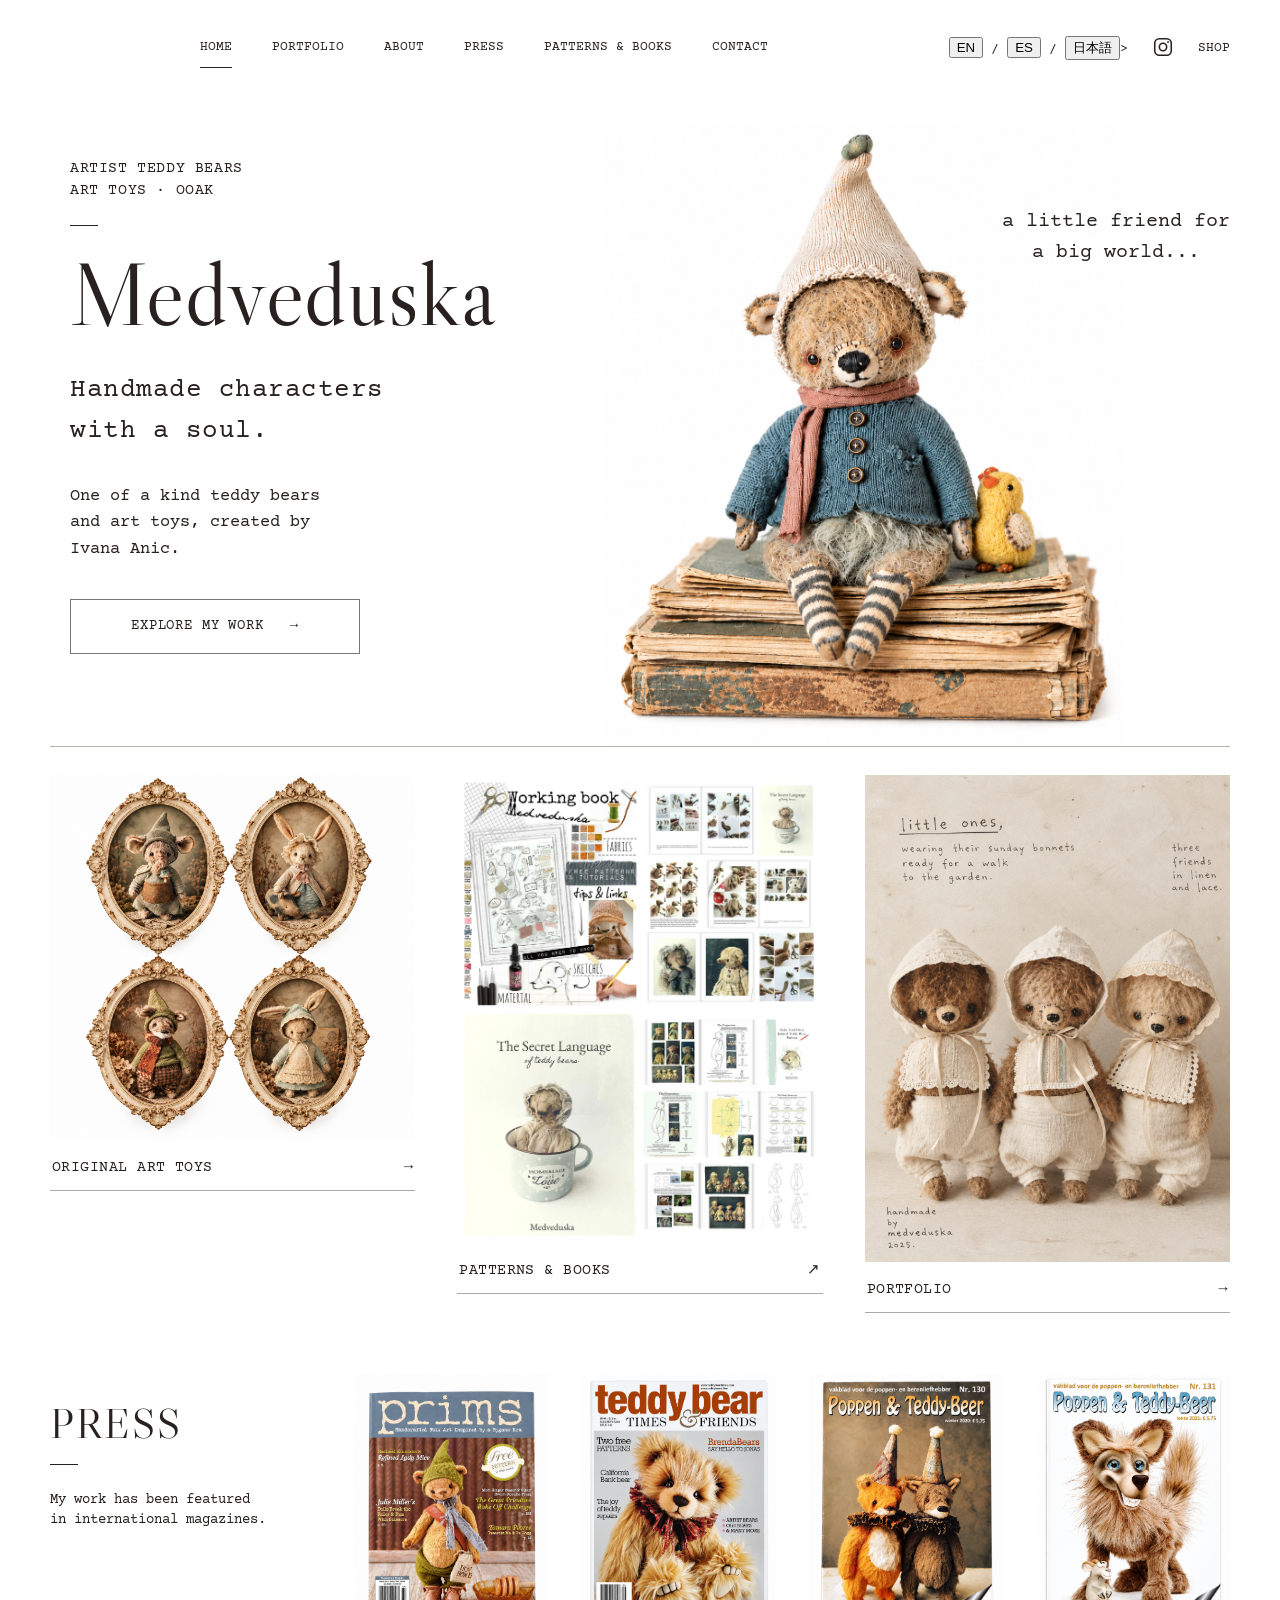
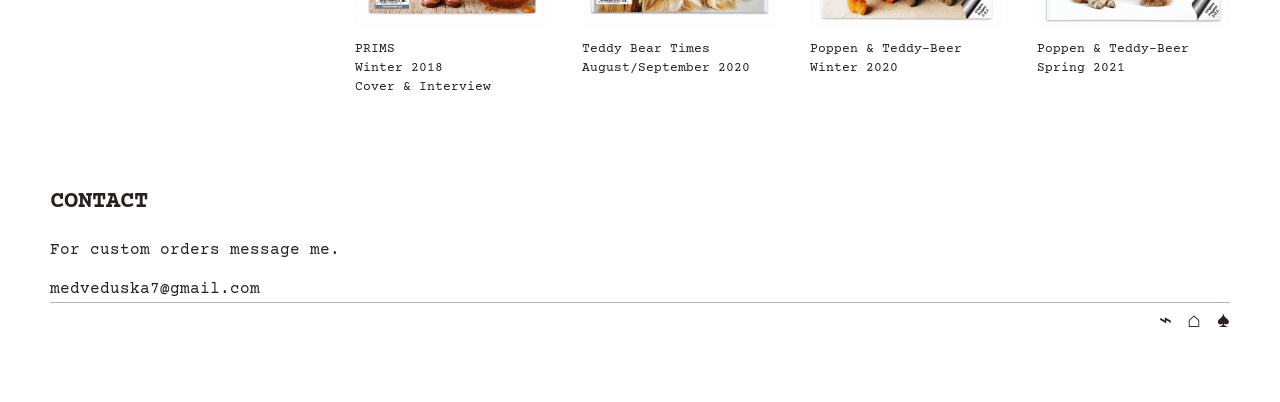
<file: index.html>
<!doctype html>
<html lang="en">
<head>
  <meta charset="utf-8" />
  <meta name="viewport" content="width=device-width, initial-scale=1" />
  <meta name="description" content="Medveduska — handmade characters with a soul." />
  <title>Medveduska — Artist Teddy Bears</title>
  <link rel="preconnect" href="https://fonts.googleapis.com">
  <link rel="preconnect" href="https://fonts.gstatic.com" crossorigin>
  <link href="https://fonts.googleapis.com/css2?family=Courier+Prime:wght@400;700&family=Libre+Caslon+Display&display=swap" rel="stylesheet">
  <link rel="stylesheet" href="styles.css" />
</head>
<body>
  <header class="site-header shell">
    <a class="brand-mobile" href="#home">MEDVEDUSKA</a>
    <button class="menu-button" aria-expanded="false" aria-controls="main-nav">MENU</button>
    <nav id="main-nav" class="nav" aria-label="Main navigation">
      <a class="active" href="#home">HOME</a><a href="#portfolio">PORTFOLIO</a><a href="about.html">ABOUT</a><a href="#press">PRESS</a><a href="#patterns">PATTERNS &amp; BOOKS</a><a href="#contact">CONTACT</a>
    </nav>
    <div class="header-tools"><span><button id="btn-en" type="button">EN</button> / <button id="btn-es" type="button">ES</button> / <button id="btn-ja" type="button">日本語</button>></span><a class="instagram" href="https://www.instagram.com/medveduska/" target="_blank" rel="noopener"><svg width="22" height="22" viewBox="0 0 24 24" fill="none" stroke="currentColor" stroke-width="1.7"><rect x="3" y="3" width="18" height="18" rx="5"/><circle cx="12" cy="12" r="4"/><circle cx="17.5" cy="6.5" r="1" fill="currentColor" stroke="none"/></svg></a>
<a class="shop-link" href="https://www.etsy.com/es/shop/Medveduska" target="_blank" rel="noopener">SHOP</a></div>
  </header>

  <main id="home">
    <section class="hero shell">
      <div class="hero-copy">
        <p class="eyebrow">ARTIST TEDDY BEARS<br>ART TOYS · OOAK</p>
        <span class="tiny-rule"></span>
        <h1>Medveduska</h1>
        <h2 id="hero-title">Handmade characters<br>with a soul.</h2>
<p class="intro" id="hero-intro">One of a kind teddy bears<br>and art toys, created by<br>Ivana Anic.</p>
<a class="outline-button" id="explore-button" href="#portfolio">EXPLORE MY WORK <span>→</span></a>
      </div>
      <div class="hero-art">
        <img src="hero-bear.png" alt="Handmade teddy bear and a small yellow chick sitting on a complete stack of vintage books" />
       <div class="hero-note"><p>a little friend for<br>a big world...</p></div>
      </div>
    </section>

    <section id="portfolio" class="feature-grid shell" aria-label="Featured collections">
      <a class="feature-card" href="art-toys.html"><img src="original-art-toys.png" alt="Original Art Toys"><span>ORIGINAL ART TOYS <b>→</b></span></a>
      <a id="patterns" class="feature-card" href="patterns-books.html"><img src="bear%20book.webp" alt="Handmade bear patterns and books"><span>PATTERNS &amp; BOOKS <b>↗</b></span></a>
      
<a class="feature-card" href="portfolio.html"><img src="Tres amigos de lino y encaje.png" alt="Three handmade teddy bears in linen and lace"><span>PORTFOLIO <b>→</b></span></a>
</section>
    <section id="press" class="press shell">
      <div class="press-copy">
        <h2>PRESS</h2><span class="tiny-rule"></span>
        <p id="press-description">My work has been featured<br>in international magazines.</p>
      
      </div>
      <div class="press-grid">
        <article><img src="Portada prims_ arte folk y miel.png" alt="Prims magazine cover"><p>PRIMS<br>Winter 2018<br>Cover &amp; Interview</p></article>
        <article><img src="Portada de revista con oso de peluche artesano.png" alt="Teddy Bear Times magazine cover"><p>Teddy Bear Times<br>August/September 2020</p></article>
        <article><img src="Portada vintage de Poppen & Teddy-Beer.png" alt="Poppen and Teddy-Beer magazine cover"><p>Poppen &amp; Teddy-Beer<br>Winter 2020</p></article>
        <article><img src="Portada Poppen & Teddy-Beer con compañeros de peluche.png" alt="Poppen and Teddy-Beer magazine cover"><p>Poppen &amp; Teddy-Beer<br>Spring 2021</p></article>
      </div>
    </section>

    <section id="about" class="sr-only">About Medveduska</section>
    <section id="contact" class="contact shell">
  <h2>CONTACT</h2>
  <p>For custom orders message me.</p>
  <a href="mailto:medveduska7@gmail.com">medveduska7@gmail.com</a>
</section>
  </main>

  <footer class="shell footer-line" aria-hidden="true"><span>⌁</span><span>⌂</span><span>♠</span></footer>
  <script src="script.js"></script>
</body>
</html>
</file>
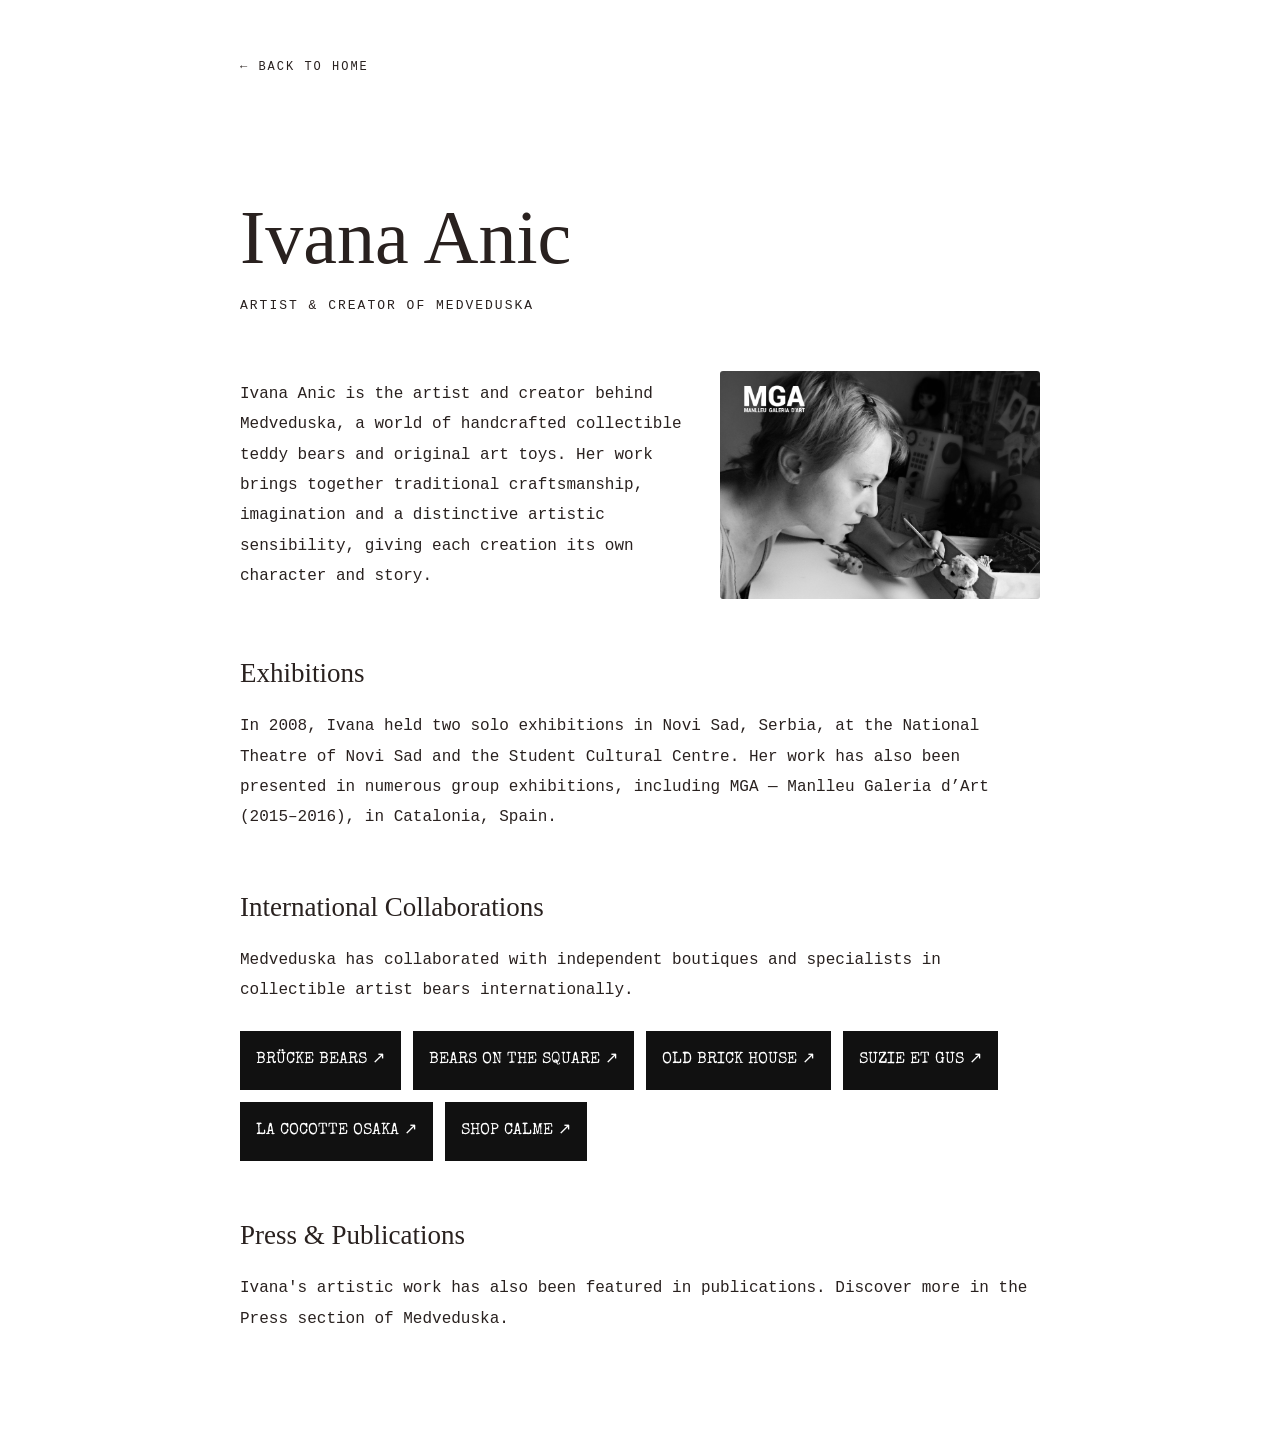
<file: about.html>
<!DOCTYPE html>
<html lang="en">
<head>
  <meta charset="UTF-8">
  <meta name="viewport" content="width=device-width, initial-scale=1">
  <title>About Ivana Anic | Medveduska</title>
  <link rel="stylesheet" href="styles.css">
<link href="https://fonts.googleapis.com/css2?family=Special+Elite&display=swap" rel="stylesheet">
  <style>
    .about-page {
      max-width: 850px;
      margin: 0 auto;
      padding: 55px 25px 100px;
    }

    .about-back {
      display: inline-block;
      margin-bottom: 55px;
      color: inherit;
      text-decoration: none;
      font-size: 12px;
      letter-spacing: 2px;
    }

    .about-page h1 {
      font-family: Georgia, serif;
      font-size: clamp(42px, 7vw, 76px);
      font-weight: normal;
      margin-bottom: 5px;
    }

    .about-subtitle {
      font-size: 13px;
      letter-spacing: 2px;
      text-transform: uppercase;
      margin-bottom: 55px;
    }

    .about-page h2 {
      font-family: Georgia, serif;
      font-size: 27px;
      font-weight: normal;
      margin-top: 55px;
      margin-bottom: 18px;
    }

    .about-page p {
      font-size: 16px;
      line-height: 1.9;
      margin-bottom: 20px;
    }

    .about-links {
      line-height: 2.2;
    }

    .about-links a,
    .press-link {
      color: inherit;
      text-underline-offset: 4px;
    }
 .about-intro {
  display: flex;
  align-items: center;
  gap: 35px;
  margin-top: 30px;
}

.about-intro-text {
  flex: 1;
}

.about-intro-text p {
  margin: 0;
}

.about-intro-photo {
  width: 42%;
  max-width: 320px;
  height: auto;
  border-radius: 3px;
}

@media (max-width: 650px) {
  .about-intro {
    flex-direction: column-reverse;
    align-items: stretch;
    gap: 20px;
  }

  .about-intro-photo {
    width: 100%;
    max-width: 320px;
    align-self: center;
  }
  }
 </style>
</head>

<body>
  <main class="about-page">

    <a class="about-back" href="index.html">← BACK TO HOME</a>

    <h1>Ivana Anic</h1>
    <div class="about-subtitle">Artist & Creator of Medveduska</div>
<div class="about-intro">
  <div class="about-intro-text">
    <p>
      Ivana Anic is the artist and creator behind Medveduska,
      a world of handcrafted collectible teddy bears and original
      art toys. Her work brings together traditional craftsmanship,
      imagination and a distinctive artistic sensibility, giving
      each creation its own character and story.
    </p>
  </div>

  <img
    src="ivana-anic.png"
    alt="Ivana Anic creating a teddy bear in her studio"
    class="about-intro-photo"
  >
</div>

    <h2>Exhibitions</h2>

    <p>
      In 2008, Ivana held two solo exhibitions in Novi Sad, Serbia,
      at the National Theatre of Novi Sad and the Student Cultural Centre.
      Her work has also been presented in numerous group exhibitions,
      including MGA — Manlleu Galeria d'Art (2015–2016),
      in Catalonia, Spain.
    </p>

    <h2>International Collaborations</h2>

    <p>
      Medveduska has collaborated with independent boutiques
      and specialists in collectible artist bears internationally.
    </p>

    <div class="about-links" style="display:flex; flex-wrap:wrap; gap:12px; margin-top:25px;">

  <a href="https://www.instagram.com/brucke_bears/" target="_blank" rel="noopener noreferrer" style="background:#111;color:#fff;padding:12px 16px;font-family:'Special Elite',monospace;text-decoration:none;">BRÜCKE BEARS ↗</a>

  <a href="https://www.instagram.com/bears_on_the_square/" target="_blank" rel="noopener noreferrer" style="background:#111;color:#fff;padding:12px 16px;font-family:'Special Elite',monospace;text-decoration:none;">BEARS ON THE SQUARE ↗</a>

  <a href="https://www.instagram.com/oldbrickhouse/" target="_blank" rel="noopener noreferrer" style="background:#111;color:#fff;padding:12px 16px;font-family:'Special Elite',monospace;text-decoration:none;">OLD BRICK HOUSE ↗</a>

  <a href="https://www.instagram.com/suzieetgus/" target="_blank" rel="noopener noreferrer" style="background:#111;color:#fff;padding:12px 16px;font-family:'Special Elite',monospace;text-decoration:none;">SUZIE ET GUS ↗</a>

  <a href="https://www.instagram.com/lacocotte.osaka/" target="_blank" rel="noopener noreferrer" style="background:#111;color:#fff;padding:12px 16px;font-family:'Special Elite',monospace;text-decoration:none;">LA COCOTTE OSAKA ↗</a>

  <a href="https://www.instagram.com/shop.calme/" target="_blank" rel="noopener noreferrer" style="background:#111;color:#fff;padding:12px 16px;font-family:'Special Elite',monospace;text-decoration:none;">SHOP CALME ↗</a>

</div>

    <h2>Press & Publications</h2>

    <p>
      Ivana's artistic work has also been featured in publications.
      Discover more in the Press section of Medveduska.
    </p>

  </main>
<script>
  const aboutTranslations = {
    en: {
      subtitle: 'Artist & Creator of Medveduska',
      bio: 'Ivana Anic is the artist and creator behind Medveduska, a world of handcrafted collectible teddy bears and original art toys. Her work brings together traditional craftsmanship, imagination and a distinctive artistic sensibility, giving each creation its own character and story.',
      exhibitions: 'Exhibitions',
      exhibitionsText: 'In 2008, Ivana held two solo exhibitions in Novi Sad, Serbia, at the National Theatre of Novi Sad and the Student Cultural Centre. Her work has also been presented in numerous group exhibitions, including MGA — Manlleu Galeria d’Art (2015–2016), in Catalonia, Spain.',
      collaborations: 'International Collaborations',
      collaborationsText: 'Medveduska has collaborated with independent boutiques and specialists in collectible artist bears internationally.',
      press: 'Press & Publications',
      pressText: "Ivana's artistic work has also been featured in publications. Discover more in the Press section of Medveduska."
    },
    es: {
      subtitle: 'Artista y creadora de Medveduska',
      bio: 'Ivana Anic es la artista y creadora de Medveduska, un universo de ositos de autor y art toys originales, elaborados a mano. Su trabajo une la artesanía tradicional, la imaginación y una sensibilidad artística propia, dando a cada creación su carácter y su historia.',
      exhibitions: 'Exposiciones',
      exhibitionsText: 'En 2008, Ivana realizó dos exposiciones individuales en Novi Sad, Serbia, en el Teatro Nacional de Novi Sad y el Centro Cultural de Estudiantes. También ha participado en numerosas exposiciones colectivas, entre ellas MGA — Manlleu Galeria d’Art (2015–2016), en Cataluña, España.',
      collaborations: 'Colaboraciones internacionales',
      collaborationsText: 'Medveduska ha colaborado internacionalmente con tiendas independientes y especialistas en ositos de autor y de colección.',
      press: 'Prensa y publicaciones',
      pressText: 'El trabajo artístico de Ivana también ha aparecido en diversas publicaciones. Descubre más en la sección PRESS de Medveduska.'
    },
    ja: {
      subtitle: 'アーティスト・Medveduska 創設者',
      bio: 'Ivana Anic は、手作りのコレクターズテディベアやオリジナルアートトイを制作する Medveduska のアーティストです。伝統的な手仕事と想像力、独自の芸術的感性を融合させ、一つひとつの作品に個性と物語を吹き込んでいます。',
      exhibitions: '展覧会',
      exhibitionsText: '2008年、セルビアのノヴィ・サドにあるセルビア国立劇場および学生文化センターで、2回の個展を開催しました。また、スペイン・カタルーニャ州の MGA — Manlleu Galeria d’Art（2015〜2016年）をはじめ、数多くのグループ展にも参加しています。',
      collaborations: '国際的なコラボレーション',
      collaborationsText: 'Medveduska は、世界各地の独立系ショップやアーティストベアの専門店と協力してきました。',
      press: 'メディア掲載・出版物',
      pressText: 'Ivana の作品はさまざまな出版物でも紹介されています。詳しくは Medveduska の PRESS セクションをご覧ください。'
    }
  };

  const selectedLanguage = localStorage.getItem('medveduska-language') || 'en';
  const t = aboutTranslations[selectedLanguage] || aboutTranslations.en;

  document.documentElement.lang = selectedLanguage;

  document.querySelector('.about-subtitle').textContent = t.subtitle;
  document.querySelector('.about-intro-text p').textContent = t.bio;

  const headings = document.querySelectorAll('.about-page h2');
  const paragraphs = document.querySelectorAll('.about-page > p');

  headings[0].textContent = t.exhibitions;
  headings[1].textContent = t.collaborations;
  headings[2].textContent = t.press;

  paragraphs[0].textContent = t.exhibitionsText;
  paragraphs[1].textContent = t.collaborationsText;
  paragraphs[2].textContent = t.pressText;
</script>
</body>
</html>
</file>
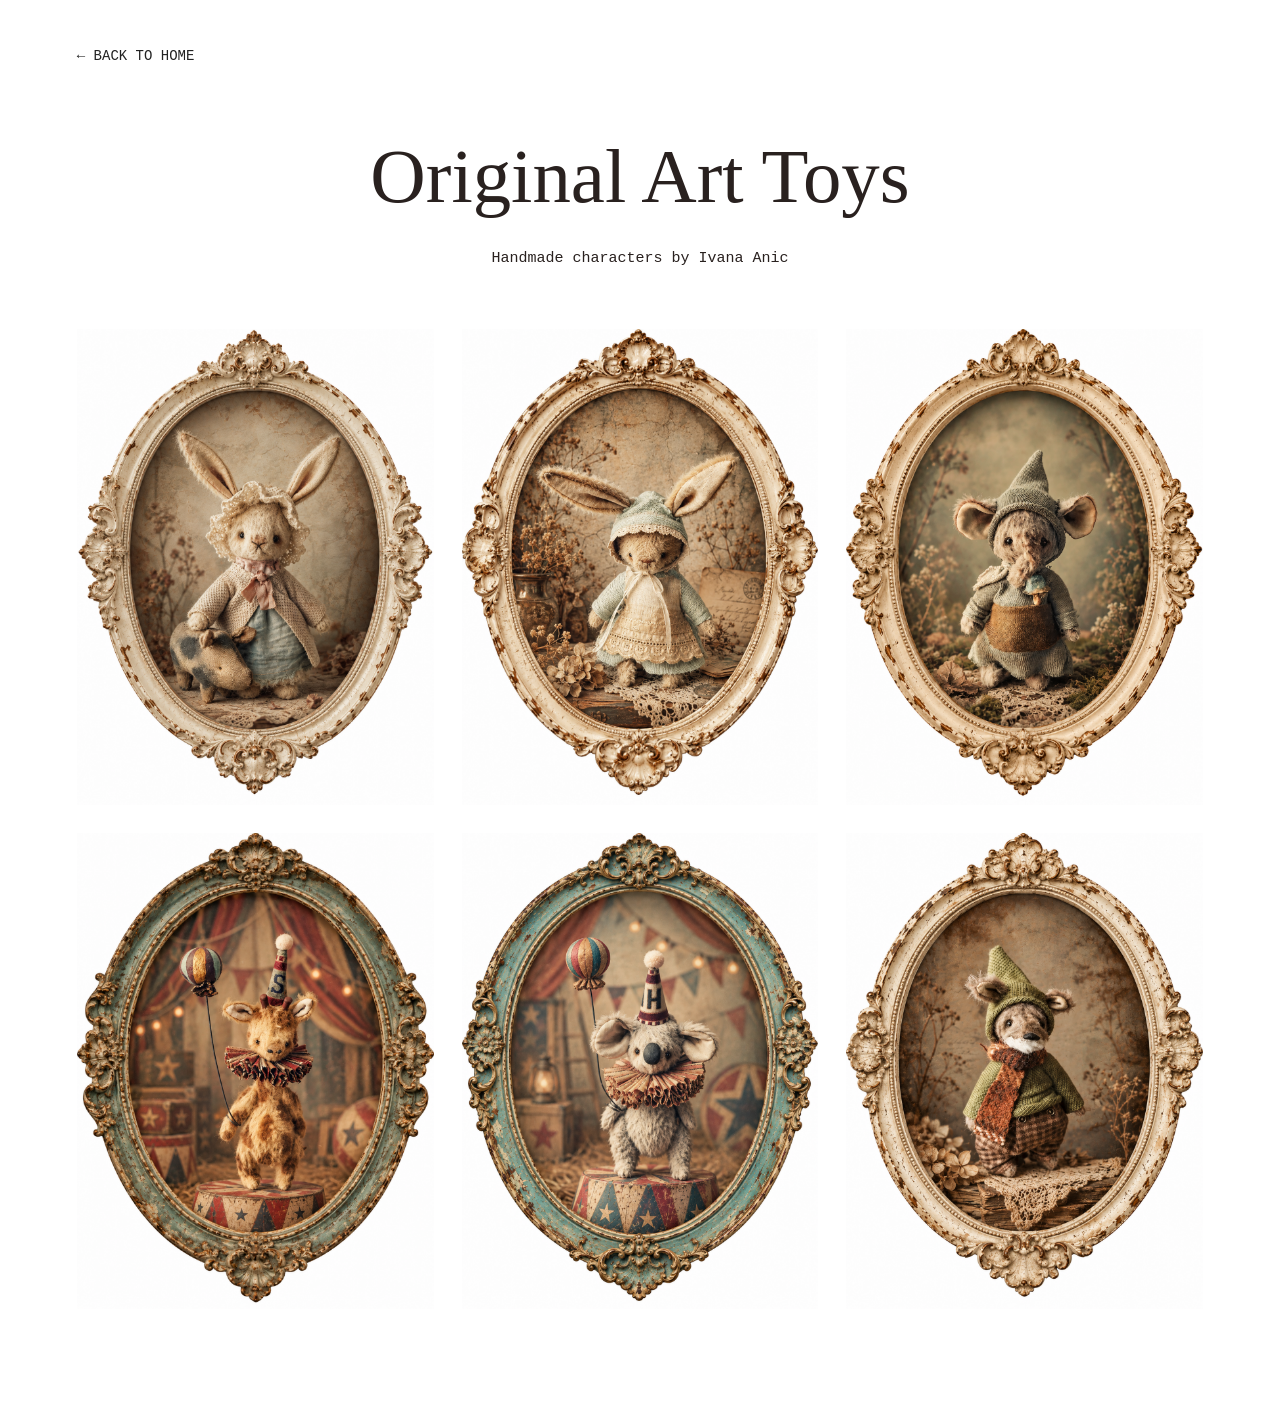
<file: art-toys.html>
<!DOCTYPE html>
<html lang="en">
<head>
  <meta charset="UTF-8">
  <meta name="viewport" content="width=device-width, initial-scale=1.0">
  <title>Original Art Toys — Medveduska</title>
  <link rel="stylesheet" href="styles.css">

  <style>
    .gallery-page {
      max-width: 1400px;
      margin: 0 auto;
      padding: 45px 6% 100px;
    }

    .gallery-back {
      display: inline-block;
      margin-bottom: 55px;
      color: #222;
      text-decoration: none;
      font-family: "Courier Prime", monospace;
      font-size: 14px;
    }

    .gallery-title {
      text-align: center;
      margin-bottom: 60px;
    }

    .gallery-title h1 {
      font-family: "Libre Caslon Display", serif;
      font-weight: normal;
      font-size: clamp(42px, 6vw, 82px);
      margin: 0 0 15px;
    }

    .gallery-title p {
      font-family: "Courier Prime", monospace;
      font-size: 15px;
    }

    .art-gallery {
      display: grid;
      grid-template-columns: repeat(3, 1fr);
      gap: 28px;
    }

    .art-gallery img {
      width: 100%;
      height: auto;
      display: block;
    }

    @media (max-width: 800px) {
      .art-gallery {
        grid-template-columns: repeat(2, 1fr);
      }
    }

    @media (max-width: 520px) {
      .art-gallery {
        grid-template-columns: 1fr;
      }
    }
  </style>
</head>

<body>

  <main class="gallery-page">

    <a class="gallery-back" href="index.html">← BACK TO HOME</a>

    <header class="gallery-title">
      <h1>Original Art Toys</h1>
      <p>Handmade characters by Ivana Anic</p>
    </header>

    <div class="art-gallery">
      <img src="Conejito vintage con compañero de trapo.png" alt="Conejito vintage">
<img src="Conejito vintage con marco barroco.png" alt="Conejito vintage en marco barroco">
<img src="Elefante de trapo en marco rococó.png" alt="Elefante de trapo">
<img src="Marioneta de circo vintage enmarcada.png" alt="Marioneta de circo vintage">
<img src="Ratón de circo vintage enmarcado.png" alt="Ratón de circo vintage">
<img src="Retrato vintage de zorro de fieltro.png" alt="Zorro de fieltro vintage">
    </div>

  </main>

</body>
</html>
</file>
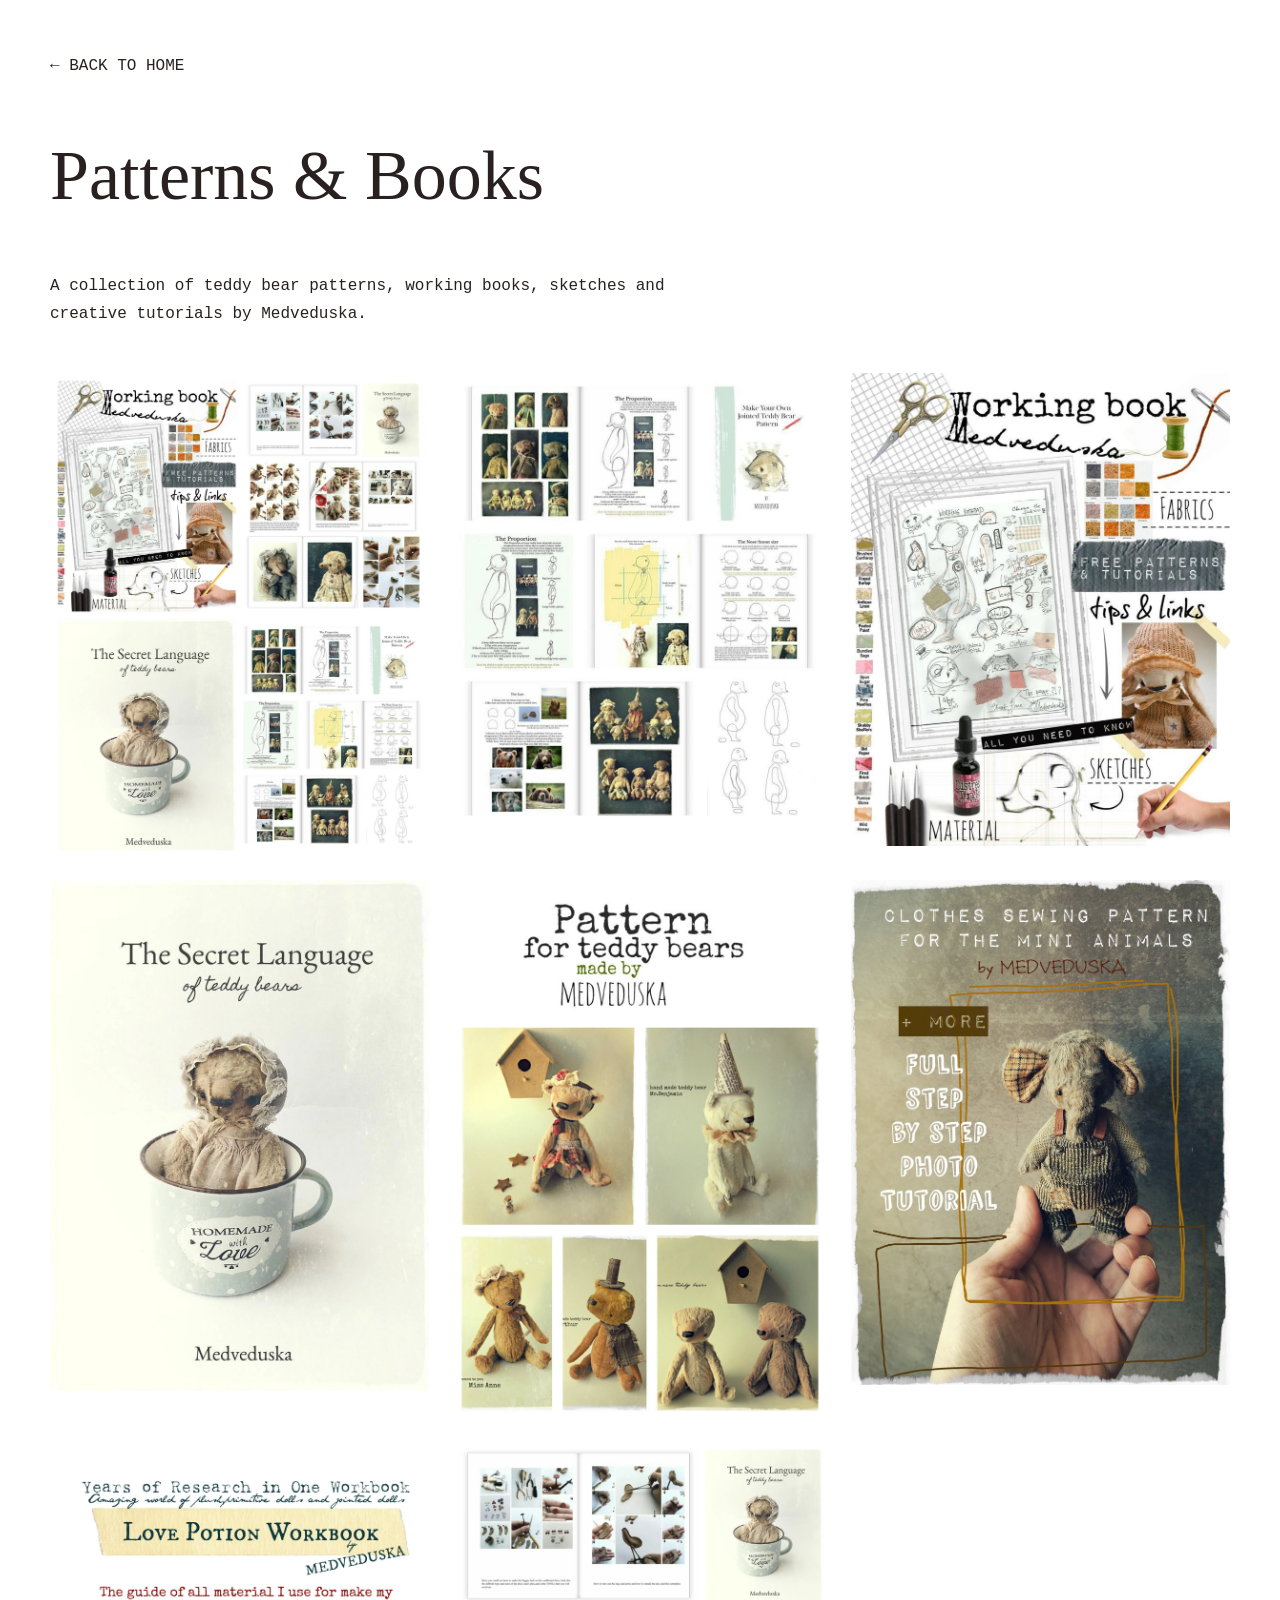
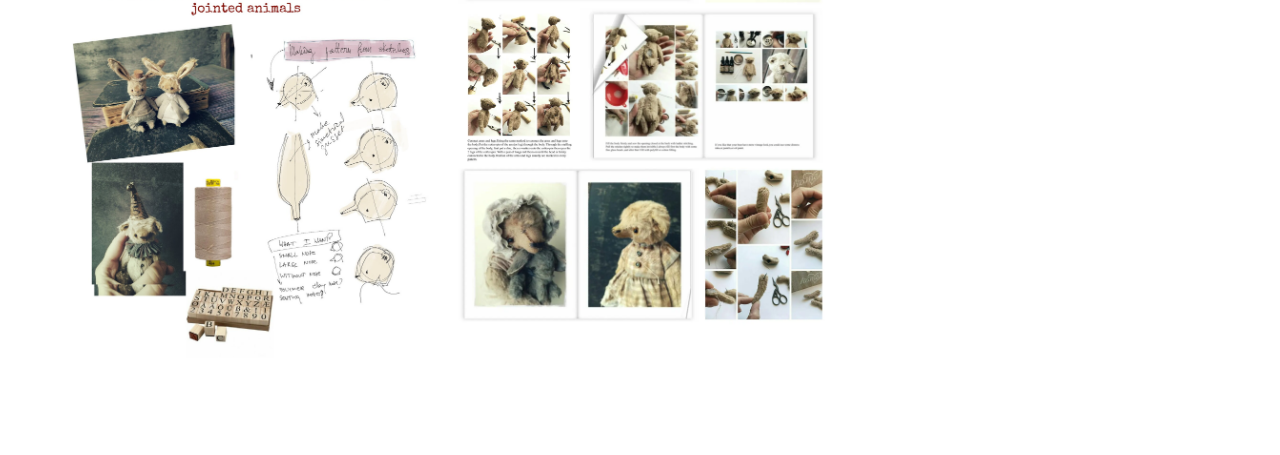
<file: patterns-books.html>
<!DOCTYPE html>
<html lang="en">
<head>
  <meta charset="UTF-8">
  <meta name="viewport" content="width=device-width, initial-scale=1">
  <title>Patterns & Books | Medveduska</title>
  <link rel="stylesheet" href="styles.css">
  <style>
    .books-page {
      padding: 55px 0 90px;
    }
    .books-page h1 {
      font-family: Georgia, serif;
      font-weight: normal;
      font-size: clamp(36px, 6vw, 70px);
    }
    .books-page p {
      max-width: 650px;
      line-height: 1.7;
    }
    .books-gallery {
      display: grid;
      grid-template-columns: repeat(3, 1fr);
      gap: 22px;
      margin-top: 45px;
    }
    .books-gallery img {
      width: 100%;
      height: auto;
      display: block;
    }
    @media (max-width: 700px) {
      .books-gallery {
        grid-template-columns: repeat(2, 1fr);
        gap: 12px;
      }
    }
  </style>
</head>
<body>
  <main class="books-page shell">
    <a href="index.html">← BACK TO HOME</a>

    <h1>Patterns & Books</h1>
    <p>
      A collection of teddy bear patterns, working books,
      sketches and creative tutorials by Medveduska.
    </p>

    <div class="books-gallery">
      <img src="bear%20book.webp" alt="Medveduska working book and teddy bear patterns">
      <img src="book.webp" alt="Teddy bear book">
   <img src="workshop%20book.webp" alt="Workshop book">
<img src="the%20secret%20language.webp" alt="The Secret Language of Teddy Bears">
<img src="old%20bear%20pattern.webp" alt="Vintage teddy bear pattern">
<img src="elefante.webp" alt="Elephant pattern">
<img src="love%20potion.jpg" alt="Love Potion">
<img src="il_1588xN.1266045738_sg4v.webp" alt="Medveduska creative work"> </div>
  </main>
<style>
  .books-gallery img {
    cursor: zoom-in;
  }

  .photo-viewer {
    display: none;
    position: fixed;
    inset: 0;
    z-index: 9999;
    background: rgba(0, 0, 0, 0.9);
    align-items: center;
    justify-content: center;
  }

  .photo-viewer.open {
    display: flex;
  }

  .photo-viewer img {
    max-width: 85vw;
    max-height: 85vh;
    object-fit: contain;
  }

  .photo-viewer button {
    position: absolute;
    border: 0;
    background: transparent;
    color: white;
    font-size: 32px;
    cursor: pointer;
  }

  .viewer-close { top: 15px; right: 20px; }
  .viewer-prev { left: 12px; }
  .viewer-next { right: 12px; }
</style>

<div class="photo-viewer" id="photo-viewer">
  <button class="viewer-close" aria-label="Close">×</button>
  <button class="viewer-prev" aria-label="Previous">‹</button>
  <img id="viewer-image" alt="Enlarged gallery photograph">
  <button class="viewer-next" aria-label="Next">›</button>
</div>

<script>
  const photos = Array.from(document.querySelectorAll('.books-gallery img'));
  const viewer = document.getElementById('photo-viewer');
  const viewerImage = document.getElementById('viewer-image');
  let currentPhoto = 0;

  function showPhoto(index) {
    currentPhoto = (index + photos.length) % photos.length;
    viewerImage.src = photos[currentPhoto].src;
    viewerImage.alt = photos[currentPhoto].alt;
    viewer.classList.add('open');
  }

  photos.forEach((photo, index) => {
    photo.addEventListener('click', () => showPhoto(index));
  });

  document.querySelector('.viewer-close').onclick = () => {
    viewer.classList.remove('open');
  };

  document.querySelector('.viewer-prev').onclick = () => {
    showPhoto(currentPhoto - 1);
  };

  document.querySelector('.viewer-next').onclick = () => {
    showPhoto(currentPhoto + 1);
  };

  viewer.addEventListener('click', event => {
    if (event.target === viewer) viewer.classList.remove('open');
  });

  document.addEventListener('keydown', event => {
    if (!viewer.classList.contains('open')) return;
    if (event.key === 'Escape') viewer.classList.remove('open');
    if (event.key === 'ArrowLeft') showPhoto(currentPhoto - 1);
    if (event.key === 'ArrowRight') showPhoto(currentPhoto + 1);
  });
</script></body>
</html>
</file>
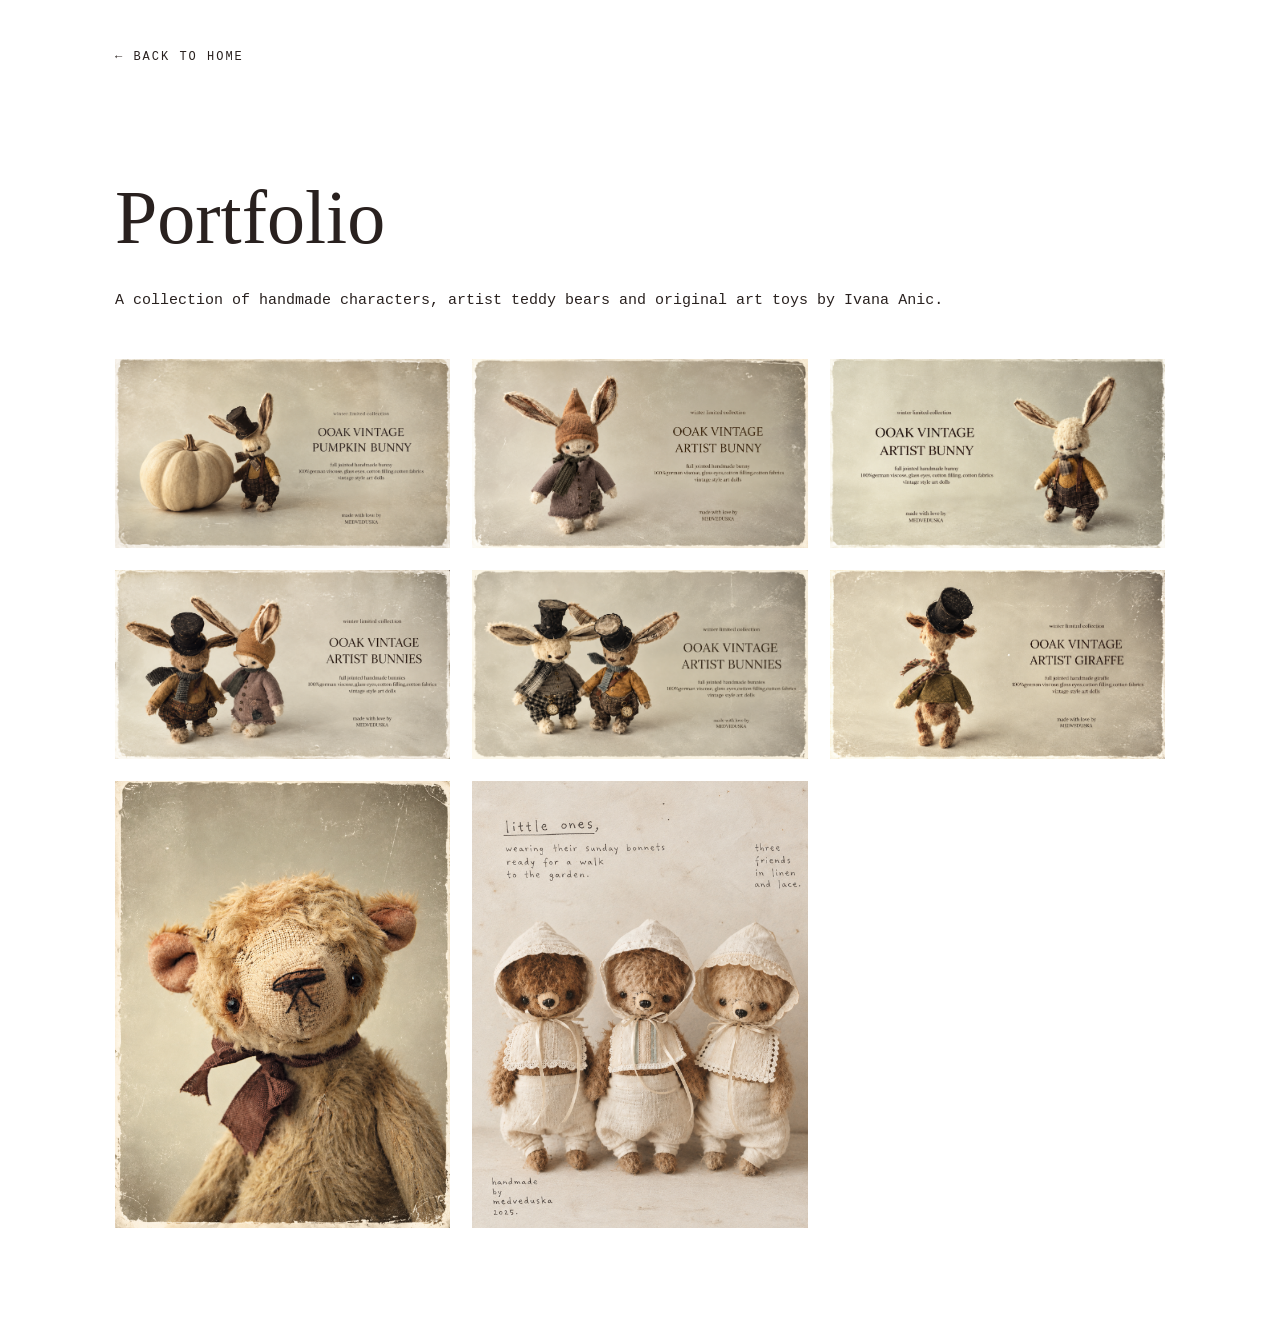
<file: portfolio.html>
<!doctype html>
<html lang="en">
<head>
  <meta charset="utf-8">
  <meta name="viewport" content="width=device-width, initial-scale=1">
  <title>Portfolio — Medveduska</title>
  <link rel="stylesheet" href="styles.css">

  <style>
    .portfolio-page {
      max-width: 1100px;
      margin: 0 auto;
      padding: 45px 25px 100px;
    }

    .portfolio-back {
      display: inline-block;
      margin-bottom: 45px;
      color: inherit;
      text-decoration: none;
      font-size: 12px;
      letter-spacing: 2px;
    }

    .portfolio-page h1 {
      font-family: Georgia, serif;
      font-size: clamp(42px, 7vw, 76px);
      font-weight: normal;
      margin-bottom: 12px;
    }

    .portfolio-intro {
      font-size: 15px;
      line-height: 1.8;
      margin-bottom: 45px;
    }

    
.portfolio-gallery {
  display: grid;
  grid-template-columns: repeat(3, 1fr);
  gap: 22px;
}

.portfolio-gallery img {
  width: 100%;
  height: auto;
  object-fit: contain;
  display: block;
  cursor: pointer;
}


    @media (max-width: 700px) {
      .portfolio-gallery {
        grid-template-columns: repeat(2, 1fr);
        gap: 12px;
      }

    }

    @media (max-width: 420px) {
      .portfolio-gallery {
        grid-template-columns: 1fr;
      }

      .portfolio-gallery img {
        height: auto;
      }
    }
  </style>
</head>

<body>
  <main class="portfolio-page">
    <a class="portfolio-back" href="index.html">← BACK TO HOME</a>

    <h1>Portfolio</h1>

    <p class="portfolio-intro">
      A collection of handmade characters,
      artist teddy bears and original art toys by Ivana Anic.
    </p>

    
<div class="portfolio-gallery">
  <img src="Conejito vintage con calabaza otoñal.png" alt="Vintage pumpkin bunny" loading="lazy">
  <img src="Conejito Vintage de Edición Limitada.png" alt="Limited edition vintage bunny" loading="lazy">
  <img src="Conejito vintage de invierno.png" alt="Winter vintage bunny" loading="lazy">
  <img src="Conejitos vintage de edición invernal.png" alt="Vintage winter bunnies" loading="lazy">
  <img src="Conejitos vintage de invierno Dahlia.png" alt="Dahlia winter bunnies" loading="lazy">
  <img src="Giraffe artista vintage con sombrero y bufanda.png" alt="Vintage artist giraffe" loading="lazy">
  <img src="Retrato vintage de oso de peluche artesanal.png" alt="Handmade vintage teddy bear" loading="lazy">
  <img src="Tres amigos de lino y encaje.png" alt="Three friends in linen and lace" loading="lazy">
</div>

  </main>

<style>
.portfolio-lightbox {
  display: none;
  position: fixed;
  inset: 0;
  background: rgba(0, 0, 0, 0.9);
  z-index: 9999;
  align-items: center;
  justify-content: center;
  padding: 25px;
}

.portfolio-lightbox.open {
  display: flex;
}

.portfolio-lightbox img {
  max-width: 95%;
  max-height: 90vh;
  width: auto;
  height: auto;
  object-fit: contain;
}

.portfolio-lightbox-close {
  position: absolute;
  top: 15px;
  right: 25px;
  color: white;
  font-size: 36px;
  cursor: pointer;
  background: none;
  border: none;
}
</style>

<div class="portfolio-lightbox" id="portfolio-lightbox">
  <button class="portfolio-lightbox-close" id="portfolio-lightbox-close" aria-label="Close image">×</button>
  <img id="portfolio-lightbox-image" alt="Enlarged portfolio photograph">
</div>

<script>
const portfolioImages = document.querySelectorAll('.portfolio-gallery img');
const portfolioLightbox = document.getElementById('portfolio-lightbox');
const portfolioLightboxImage = document.getElementById('portfolio-lightbox-image');

portfolioImages.forEach(image => {
  image.addEventListener('click', () => {
    portfolioLightboxImage.src = image.src;
    portfolioLightboxImage.alt = image.alt;
    portfolioLightbox.classList.add('open');
  });
});

function closePortfolioLightbox() {
  portfolioLightbox.classList.remove('open');
}

document.getElementById('portfolio-lightbox-close')
  .addEventListener('click', closePortfolioLightbox);

portfolioLightbox.addEventListener('click', event => {
  if (event.target === portfolioLightbox) closePortfolioLightbox();
});

document.addEventListener('keydown', event => {
  if (event.key === 'Escape') closePortfolioLightbox();
});
</script>

</body>
</html>
</file>
<file: styles.css>
:root{--ink:#29211f;--muted:#6f6660;--line:#b8b1aa;--paper:#fff;--serif:"Libre Caslon Display",Georgia,serif;--type:"Courier Prime","Courier New",monospace}
*{box-sizing:border-box}html{scroll-behavior:smooth}body{margin:0;background:var(--paper);color:var(--ink);font-family:var(--type);font-size:16px;line-height:1.45}img{display:block;max-width:100%}a{color:inherit;text-decoration:none}.shell{width:min(1180px,calc(100% - 64px));margin-inline:auto}.site-header{height:96px;display:grid;grid-template-columns:1fr auto;align-items:center;gap:30px}.nav{display:flex;justify-content:center;gap:40px;font-size:13px}.nav a{padding:10px 0;white-space:nowrap}.nav a.active{border-bottom:1px solid var(--ink)}.header-tools{display:flex;align-items:center;gap:24px;font-size:13px}.instagram{font-family:Arial,sans-serif;font-size:29px;line-height:1}.brand-mobile,.menu-button{display:none}.hero{min-height:650px;border-bottom:1px solid var(--line);display:grid;grid-template-columns:38% 62%;align-items:end;overflow:hidden}.hero-copy{align-self:center;padding:30px 0 60px 20px;z-index:2}.eyebrow{font-size:15px;letter-spacing:.04em;margin:0 0 24px}.tiny-rule{display:block;width:28px;border-top:1px solid var(--ink);margin:0 0 25px}.hero h1{font-family:var(--serif);font-weight:400;font-size:clamp(64px,7vw,96px);line-height:.95;letter-spacing:.01em;margin:0 0 35px}.hero h2{font-family:var(--type);font-weight:400;font-size:26px;line-height:1.55;letter-spacing:.02em;margin:0 0 32px}.intro{font-size:17px;line-height:1.55;margin:0 0 36px}.outline-button{width:290px;height:55px;border:1px solid #777;display:flex;align-items:center;justify-content:center;gap:26px;font-size:14px;letter-spacing:.06em;transition:.2s}.outline-button:hover{background:#29211f;color:#fff}.hero-art{height:650px;position:relative;display:flex;align-items:flex-end;justify-content:center}.hero-art>img{width:min(680px,100%);height:620px;object-fit:contain;object-position:center bottom}.hero-note{position:absolute;right:0;top:110px;text-align:center;font-size:20px;line-height:1.55}.hero-note .star{display:block;font-family:Georgia,serif;font-size:45px;margin-bottom:18px;color:#73542c}.hero-note p{margin:0}.feature-grid{padding:28px 0 55px;display:grid;grid-template-columns:repeat(3,1fr);gap:42px}.feature-card img{width:100%;aspect-ratio:1.12/1;object-fit:cover;background:#fafafa}.feature-card span{display:flex;justify-content:space-between;border-bottom:1px solid #aaa;padding:17px 2px 11px;font-size:15px;letter-spacing:.03em}.feature-card b{font-weight:400}.press{border-top:0;padding:5px 0 55px;display:grid;grid-template-columns:250px 1fr;gap:55px}.press-copy{position:relative;padding-top:20px}.press-copy h2{font-family:var(--serif);font-size:42px;font-weight:400;letter-spacing:.05em;margin:0 0 10px}.press-copy p{font-size:14px}.outline-button.small{width:190px;height:44px;font-size:12px;margin-top:28px}.botanical{font-family:Georgia,serif;font-size:28px;line-height:.7;margin:42px 0 0 18px;color:#8c6030;transform:rotate(-8deg);width:max-content}.dreams{margin:0 0 0 72px!important;transform:rotate(-8deg);font-size:16px!important;line-height:1.4!important}.press-grid{display:grid;grid-template-columns:repeat(4,1fr);gap:34px}.press-grid article img{width:100%;aspect-ratio:.76;object-fit:cover}.press-grid article p{font-size:13px;line-height:1.45}.footer-line{height:100px;border-top:1px solid var(--line);display:flex;justify-content:flex-end;align-items:flex-start;gap:16px;padding-top:4px;font-size:22px}.sr-only{position:absolute;width:1px;height:1px;padding:0;margin:-1px;overflow:hidden;clip:rect(0,0,0,0);white-space:nowrap;border:0}
@media(max-width:980px){.site-header{height:76px;grid-template-columns:1fr auto auto}.brand-mobile,.menu-button{display:block}.brand-mobile{font-size:14px}.menu-button{border:0;background:none;font:inherit;font-size:13px}.nav{position:absolute;top:76px;left:0;right:0;background:#fff;z-index:10;display:none;flex-direction:column;gap:0;padding:20px 32px;border-bottom:1px solid var(--line)}.nav.open{display:flex}.header-tools{gap:12px}.hero{grid-template-columns:42% 58%;min-height:auto}.hero-copy{padding:65px 0 10px}.hero-art{height:600px}.hero-art>img{height:580px}.hero-note{right:3%;top:70px}.feature-grid{gap:20px}.press{grid-template-columns:1fr}.press-grid{gap:20px}}

@media(max-width:430px){.hero h1{font-size:56px}.press-grid{grid-template-columns:1fr 1fr;gap:16px}.press-grid article p{font-size:11px}}

@media (max-width: 700px) {
  .hero {
  grid-template-columns: 42% 58%;
  align-items: center;
}
.hero h1 {
  font-size: 30px;
}

.hero h2 {
  font-size: 14px;
}

.hero .intro {
  font-size: 11px;
}
  .hero-copy {
    padding-left: 0;
  }

  .hero-art img {
    width: 100%;
    height: auto;
    object-fit: contain;
  }

  .feature-grid {
    grid-template-columns: repeat(3, minmax(0, 1fr));
    gap: 12px;
  }

  .feature-card img {
    width: 100%;
    height: auto;
    object-fit: contain;
  }
}
@media (max-width: 700px) {
  .hero {
    display: grid;
    grid-template-columns: 42% 58%;
    align-items: center;
  }

  .hero-copy {
    grid-column: 1;
    grid-row: 1;
    min-width: 0;
  }

  .hero-art {
    grid-column: 2;
    grid-row: 1;
    min-width: 0;
  }
}
@media (max-width: 700px) {
  .hero.shell {
    display: grid !important;
    grid-template-columns: minmax(0, 42%) minmax(0, 58%) !important;
    align-items: center;
  }

  .hero-copy {
    grid-column: 1 !important;
    grid-row: 1 !important;
    min-width: 0;
  }

  .hero-art {
    grid-column: 2 !important;
    grid-row: 1 !important;
    min-width: 0;
  }

  .hero-art img {
    width: 100%;
    height: auto;
  }
}
@media (max-width: 700px) {
  .hero-art {
    width: 58%;
    height: auto;
    margin-left: auto;
    position: relative;
  }

  .hero-art img {
    width: 100%;
    height: auto;
    object-fit: contain;
  }

  .hero-note {
    position: absolute;
    right: 0;
    top: 12%;
    font-size: 10px;
    line-height: 1.4;
  }
}
@media (max-width: 700px) {
 .hero-note {
  position: absolute !important;
  top: -45px !important;
  right: 0 !important;
  font-size: 11px !important;
  line-height: 1.5 !important;
}

  .hero-art {
    margin-top: 130px !important;
  }

  .hero-copy {
    position: relative;
    z-index: 2;
  }
}
@media (max-width: 700px) {
  .hero-art {
    width: 68% !important;
    margin-left: auto !important;
    margin-top: 145px !important;
  }

  .hero-note {
    top: -35px !important;
    right: 0 !important;
    width: 100% !important;
    white-space: nowrap !important;
    font-size: 9px !important;
    line-height: 1.2 !important;
    text-align: right !important;
  }

  .hero-note br {
    display: none !important;
  }
}
@media (min-width: 701px) {
  .hero-note {
    top: 110px !important;
    right: 0 !important;
    width: auto !important;
    white-space: normal !important;
    text-align: center !important;
    font-size: 20px !important;
    line-height: 1.55 !important;
  }
}
@media (max-width: 700px) {
  .hero-note {
    width: 100% !important;
    white-space: normal !important;
    overflow: visible !important;
    text-align: center !important;
    font-size: 11px !important;
  }

  .hero-note br {
    display: block !important;
  }
}
@media (max-width: 700px) {
  .site-header {
    grid-template-columns: auto auto 1fr !important;
    gap: 10px !important;
  }

  .header-tools {
    gap: 8px !important;
    justify-content: flex-end;
    min-width: 0;
  }

  .header-tools span {
    display: inline-flex !important;
    align-items: center;
    gap: 3px;
    white-space: nowrap;
  }

  .header-tools button {
    font-size: 10px;
    padding: 2px 3px;
  }

  .header-tools .instagram {
    font-size: 20px;
  }

  .header-tools .shop-link {
    font-size: 10px;
  }

  .brand-mobile,
  .menu-button {
    font-size: 10px;
  }
}



/* Mostrar completas las tres fotos de portada */
.feature-grid .feature-card img {
  width: 100%;
  height: auto;
  aspect-ratio: auto;
  object-fit: contain;
}
</file>
